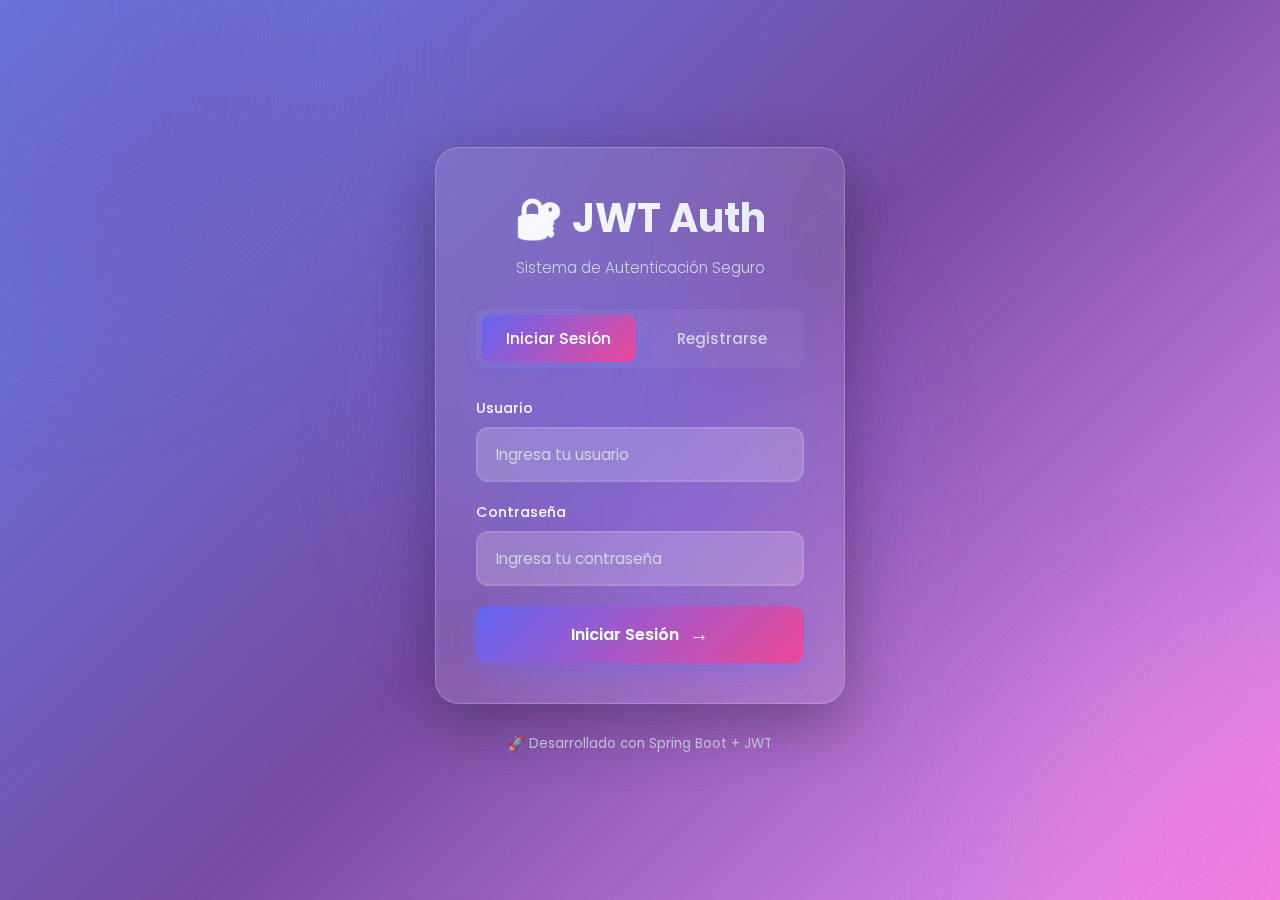
<file: src/main/resources/static/index.html>
<!DOCTYPE html>
<html lang="es">
<head>
    <meta charset="UTF-8">
    <meta name="viewport" content="width=device-width, initial-scale=1.0">
    <title>JWT Authentication - Iniciar Sesión</title>
    <link rel="stylesheet" href="style.css">
    <link rel="preconnect" href="https://fonts.googleapis.com">
    <link rel="preconnect" href="https://fonts.gstatic.com" crossorigin>
    <link href="https://fonts.googleapis.com/css2?family=Poppins:wght@300;400;500;600;700&display=swap" rel="stylesheet">
</head>
<body>
    <div class="background">
        <div class="shape"></div>
        <div class="shape"></div>
        <div class="shape shape-3"></div>
    </div>
    
    <div class="container">
        <div class="auth-card">
            <div class="card-header">
                <h1 class="logo">🔐 JWT Auth</h1>
                <p class="subtitle">Sistema de Autenticación Seguro</p>
            </div>
            
            <div class="tabs">
                <button class="tab-btn active" data-tab="login">Iniciar Sesión</button>
                <button class="tab-btn" data-tab="register">Registrarse</button>
            </div>
            
            <!-- Login Form -->
            <div class="tab-content active" id="login">
                <form id="loginForm">
                    <div class="form-group">
                        <label for="loginUsername">Usuario</label>
                        <input type="text" id="loginUsername" required 
                               placeholder="Ingresa tu usuario">
                    </div>
                    
                    <div class="form-group">
                        <label for="loginPassword">Contraseña</label>
                        <input type="password" id="loginPassword" required 
                               placeholder="Ingresa tu contraseña">
                    </div>
                    
                    <button type="submit" class="btn btn-primary">
                        <span>Iniciar Sesión</span>
                        <span class="btn-icon">→</span>
                    </button>
                    
                    <div id="loginError" class="error-message"></div>
                </form>
            </div>
            
            <!-- Register Form -->
            <div class="tab-content" id="register">
                <form id="registerForm">
                    <div class="form-group">
                        <label for="registerUsername">Usuario</label>
                        <input type="text" id="registerUsername" required 
                               placeholder="Elige un nombre de usuario">
                    </div>
                    
                    <div class="form-group">
                        <label for="registerEmail">Email</label>
                        <input type="email" id="registerEmail" required 
                               placeholder="tu@email.com">
                    </div>
                    
                    <div class="form-group">
                        <label for="registerPassword">Contraseña</label>
                        <input type="password" id="registerPassword" required 
                               placeholder="Mínimo 6 caracteres">
                    </div>
                    
                    <button type="submit" class="btn btn-primary">
                        <span>Crear Cuenta</span>
                        <span class="btn-icon">→</span>
                    </button>
                    
                    <div id="registerError" class="error-message"></div>
                </form>
            </div>
        </div>
        
        <div class="footer">
            <p>🚀 Desarrollado con Spring Boot + JWT</p>
        </div>
    </div>
    
    <script src="app.js"></script>
</body>
</html>
</file>
<file: src/main/resources/static/style.css>
:root {
    --primary: #6366f1;
    --primary-dark: #4f46e5;
    --secondary: #ec4899;
    --success: #10b981;
    --error: #ef4444;
    --bg-dark: #0f172a;
    --bg-card: rgba(255, 255, 255, 0.1);
    --text-light: #f1f5f9;
    --text-muted: #cbd5e1;
    --shadow: rgba(0, 0, 0, 0.3);
}

* {
    margin: 0;
    padding: 0;
    box-sizing: border-box;
}

body {
    font-family: 'Poppins', sans-serif;
    min-height: 100vh;
    display: flex;
    align-items: center;
    justify-content: center;
    overflow: hidden;
    color: var(--text-light);
}

.background {
    position: fixed;
    width: 100vw;
    height: 100vh;
    background: linear-gradient(135deg, #667eea 0%, #764ba2 50%, #f093fb 100%);
    z-index: -1;
}

.shape {
    position: absolute;
    border-radius: 50%;
    filter: blur(80px);
    opacity: 0.5;
    animation: float 20s infinite ease-in-out;
}

.shape:nth-child(1) {
    width: 500px;
    height: 500px;
    background: linear-gradient(135deg, #667eea, #764ba2);
    top: -200px;
    left: -200px;
    animation-delay: 0s;
}

.shape:nth-child(2) {
    width: 400px;
    height: 400px;
    background: linear-gradient(135deg, #f093fb, #ec4899);
    bottom: -150px;
    right: -150px;
    animation-delay: -7s;
}

.shape-3 {
    width: 350px;
    height: 350px;
    background: linear-gradient(135deg, #6366f1, #8b5cf6);
    top: 50%;
    left: 50%;
    transform: translate(-50%, -50%);
    animation-delay: -14s;
}

@keyframes float {
    0%, 100% {
        transform: translate(0, 0) scale(1);
    }
    33% {
        transform: translate(50px, -50px) scale(1.1);
    }
    66% {
        transform: translate(-30px, 30px) scale(0.9);
    }
}

.container {
    position: relative;
    z-index: 1;
    width: 100%;
    max-width: 450px;
    padding: 20px;
    animation: slideUp 0.6s ease-out;
}

@keyframes slideUp {
    from {
        opacity: 0;
        transform: translateY(30px);
    }
    to {
        opacity: 1;
        transform: translateY(0);
    }
}

.auth-card {
    background: var(--bg-card);
    backdrop-filter: blur(20px);
    border-radius: 24px;
    padding: 40px;
    box-shadow: 0 20px 60px var(--shadow);
    border: 1px solid rgba(255, 255, 255, 0.2);
    transition: transform 0.3s ease;
}

.auth-card:hover {
    transform: translateY(-5px);
}

.card-header {
    text-align: center;
    margin-bottom: 30px;
}

.logo {
    font-size: 2.5rem;
    font-weight: 700;
    background: linear-gradient(135deg, #ffffff, #e0e7ff);
    -webkit-background-clip: text;
    -webkit-text-fill-color: transparent;
    background-clip: text;
    margin-bottom: 8px;
}

.subtitle {
    color: var(--text-muted);
    font-size: 0.95rem;
    font-weight: 300;
}

.tabs {
    display: flex;
    gap: 10px;
    margin-bottom: 30px;
    background: rgba(255, 255, 255, 0.05);
    padding: 6px;
    border-radius: 12px;
}

.tab-btn {
    flex: 1;
    padding: 12px 20px;
    border: none;
    background: transparent;
    color: var(--text-muted);
    font-family: 'Poppins', sans-serif;
    font-size: 0.95rem;
    font-weight: 500;
    border-radius: 8px;
    cursor: pointer;
    transition: all 0.3s ease;
}

.tab-btn:hover {
    color: var(--text-light);
}

.tab-btn.active {
    background: linear-gradient(135deg, var(--primary), var(--secondary));
    color: white;
    box-shadow: 0 4px 15px rgba(99, 102, 241, 0.4);
}

.tab-content {
    display: none;
    animation: fadeIn 0.3s ease;
}

.tab-content.active {
    display: block;
}

@keyframes fadeIn {
    from {
        opacity: 0;
        transform: translateY(10px);
    }
    to {
        opacity: 1;
        transform: translateY(0);
    }
}

.form-group {
    margin-bottom: 20px;
}

label {
    display: block;
    margin-bottom: 8px;
    font-weight: 500;
    font-size: 0.9rem;
    color: var(--text-light);
}

input {
    width: 100%;
    padding: 14px 18px;
    border: 2px solid rgba(255, 255, 255, 0.1);
    background: rgba(255, 255, 255, 0.08);
    border-radius: 12px;
    font-family: 'Poppins', sans-serif;
    font-size: 0.95rem;
    color: var(--text-light);
    transition: all 0.3s ease;
    backdrop-filter: blur(10px);
}

input::placeholder {
    color: var(--text-muted);
}

input:focus {
    outline: none;
    border-color: var(--primary);
    background: rgba(255, 255, 255, 0.12);
    box-shadow: 0 0 0 4px rgba(99, 102, 241, 0.1);
}

.btn {
    width: 100%;
    padding: 14px 24px;
    border: none;
    border-radius: 12px;
    font-family: 'Poppins', sans-serif;
    font-size: 1rem;
    font-weight: 600;
    cursor: pointer;
    transition: all 0.3s ease;
    display: flex;
    align-items: center;
    justify-content: center;
    gap: 10px;
    margin-top: 8px;
}

.btn-primary {
    background: linear-gradient(135deg, var(--primary), var(--secondary));
    color: white;
    box-shadow: 0 8px 20px rgba(99, 102, 241, 0.3);
}

.btn-primary:hover {
    transform: translateY(-2px);
    box-shadow: 0 12px 30px rgba(99, 102, 241, 0.4);
}

.btn-primary:active {
    transform: translateY(0);
}

.btn-icon {
    font-size: 1.2rem;
    transition: transform 0.3s ease;
}

.btn:hover .btn-icon {
    transform: translateX(4px);
}

.error-message {
    margin-top: 15px;
    padding: 12px;
    background: rgba(239, 68, 68, 0.2);
    border: 1px solid rgba(239, 68, 68, 0.3);
    border-radius: 8px;
    color: #fca5a5;
    font-size: 0.85rem;
    display: none;
    animation: shake 0.3s ease;
}

.error-message.show {
    display: block;
}

@keyframes shake {
    0%, 100% { transform: translateX(0); }
    25% { transform: translateX(-5px); }
    75% { transform: translateX(5px); }
}

.footer {
    text-align: center;
    margin-top: 30px;
    color: var(--text-muted);
    font-size: 0.85rem;
    opacity: 0.8;
}

/* Loading state */
.btn.loading {
    opacity: 0.7;
    cursor: not-allowed;
    pointer-events: none;
}

.btn.loading::after {
    content: "⏳";
    animation: spin 1s linear infinite;
}

@keyframes spin {
    from { transform: rotate(0deg); }
    to { transform: rotate(360deg); }
}

/* Responsive */
@media (max-width: 480px) {
    .container {
        padding: 15px;
    }
    
    .auth-card {
        padding: 30px 25px;
    }
    
    .logo {
        font-size: 2rem;
    }
}
</file>
